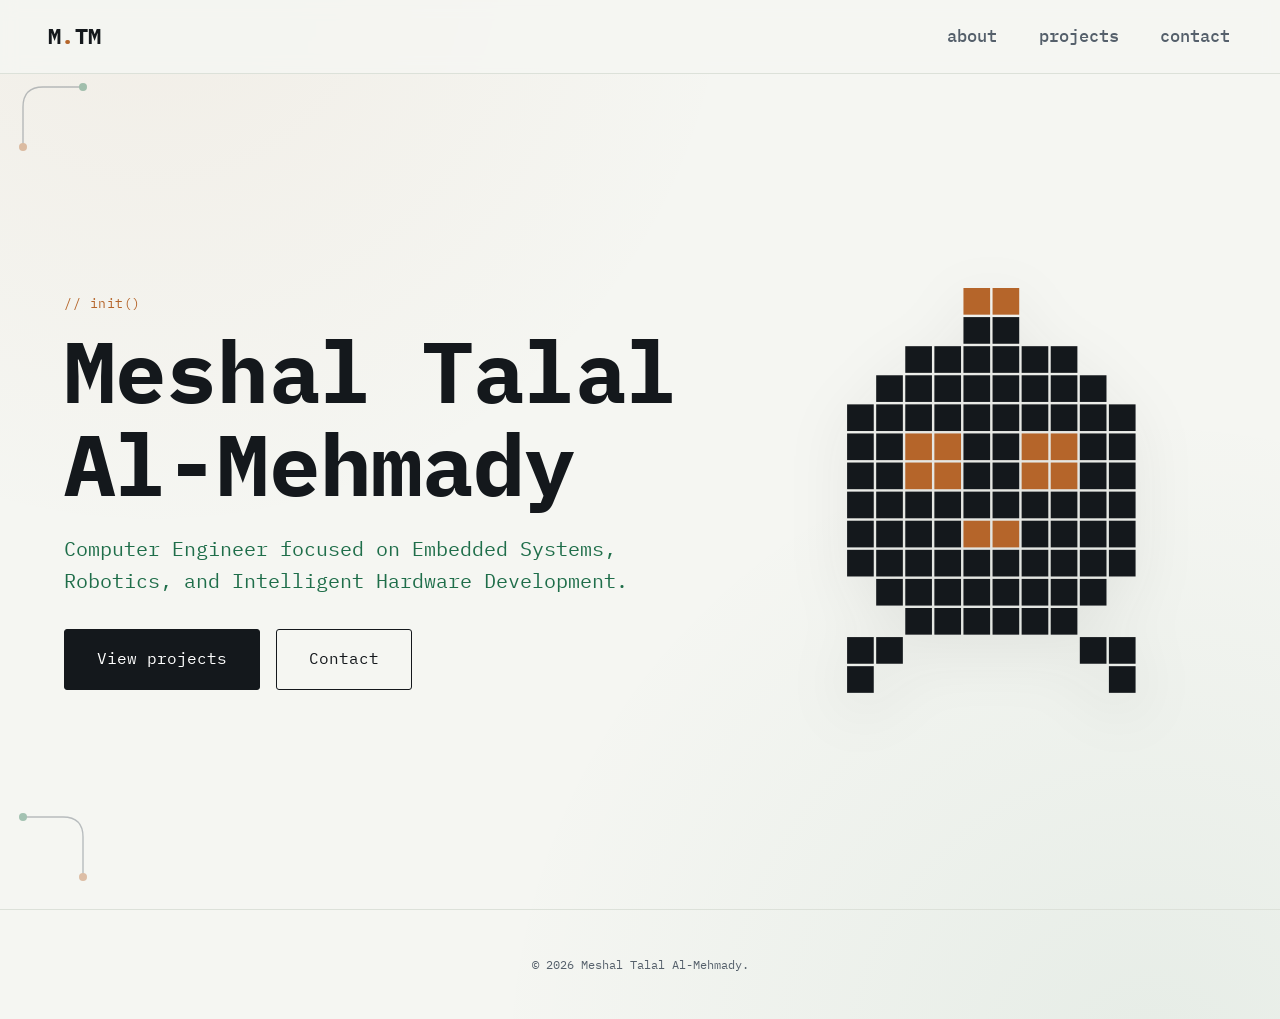
<file: portfolio-website/index.html>
<!DOCTYPE html>
<html lang="en">
<head>
<meta charset="UTF-8">
<meta name="viewport" content="width=device-width, initial-scale=1.0">
<title>Meshal Talal Al-Mehmady — Computer Engineer</title>
<meta name="description" content="Meshal Talal Al-Mehmady — Computer Engineering student specializing in Embedded Systems &amp; Robotics.">
<link rel="preconnect" href="https://fonts.googleapis.com">
<link rel="preconnect" href="https://fonts.gstatic.com" crossorigin>
<link href="https://fonts.googleapis.com/css2?family=IBM+Plex+Mono:wght@400;500;600;700&family=IBM+Plex+Sans:wght@400;500;600&display=swap" rel="stylesheet">
<link rel="stylesheet" href="css/style.css">
</head>
<body class="page-home">

<header class="nav" id="nav">
  <a href="index.html" class="nav__brand">M<span class="dot">.</span>TM</a>
  <nav class="nav__links" id="navLinks">
    <a href="about.html">about</a>
    <a href="projects.html">projects</a>
    <a href="contact.html">contact</a>
  </nav>
  <button class="nav__toggle" id="navToggle" aria-label="Toggle menu" aria-expanded="false">
    <span></span><span></span><span></span>
  </button>
</header>

<main class="hero hero--full">
  <div class="corner-deco corner-deco--tl" aria-hidden="true">
    <svg viewBox="0 0 70 70"><path d="M5 65 V25 Q5 5 25 5 H65"/><circle cx="65" cy="5" r="4" class="via via--pcb"/><circle cx="5" cy="65" r="4" class="via via--copper"/></svg>
  </div>
  <div class="hero__text">
    <p class="eyebrow">// init()</p>
    <h1 class="hero__name hero__name--xl">Meshal Talal<br>Al-Mehmady</h1>
    <p class="hero__title">Computer Engineer focused on Embedded Systems, Robotics, and Intelligent Hardware Development.</p>
    <div class="hero__cta">
      <a href="projects.html" class="btn btn--primary btn--lg">View projects</a>
      <a href="contact.html" class="btn btn--ghost btn--lg">Contact</a>
    </div>
  </div>

  <div class="hero__avatar" aria-hidden="true">
<svg viewBox="0 0 264 336" xmlns="http://www.w3.org/2000/svg" role="img" aria-label="Pixel-art avatar">
<rect x="120" y="0" width="22" height="22" fill="var(--copper)"/>
<rect x="144" y="0" width="22" height="22" fill="var(--copper)"/>
<rect x="120" y="24" width="22" height="22" fill="var(--ink)"/>
<rect x="144" y="24" width="22" height="22" fill="var(--ink)"/>
<rect x="72" y="48" width="22" height="22" fill="var(--ink)"/>
<rect x="96" y="48" width="22" height="22" fill="var(--ink)"/>
<rect x="120" y="48" width="22" height="22" fill="var(--ink)"/>
<rect x="144" y="48" width="22" height="22" fill="var(--ink)"/>
<rect x="168" y="48" width="22" height="22" fill="var(--ink)"/>
<rect x="192" y="48" width="22" height="22" fill="var(--ink)"/>
<rect x="48" y="72" width="22" height="22" fill="var(--ink)"/>
<rect x="72" y="72" width="22" height="22" fill="var(--ink)"/>
<rect x="96" y="72" width="22" height="22" fill="var(--ink)"/>
<rect x="120" y="72" width="22" height="22" fill="var(--ink)"/>
<rect x="144" y="72" width="22" height="22" fill="var(--ink)"/>
<rect x="168" y="72" width="22" height="22" fill="var(--ink)"/>
<rect x="192" y="72" width="22" height="22" fill="var(--ink)"/>
<rect x="216" y="72" width="22" height="22" fill="var(--ink)"/>
<rect x="24" y="96" width="22" height="22" fill="var(--ink)"/>
<rect x="48" y="96" width="22" height="22" fill="var(--ink)"/>
<rect x="72" y="96" width="22" height="22" fill="var(--ink)"/>
<rect x="96" y="96" width="22" height="22" fill="var(--ink)"/>
<rect x="120" y="96" width="22" height="22" fill="var(--ink)"/>
<rect x="144" y="96" width="22" height="22" fill="var(--ink)"/>
<rect x="168" y="96" width="22" height="22" fill="var(--ink)"/>
<rect x="192" y="96" width="22" height="22" fill="var(--ink)"/>
<rect x="216" y="96" width="22" height="22" fill="var(--ink)"/>
<rect x="240" y="96" width="22" height="22" fill="var(--ink)"/>
<rect x="24" y="120" width="22" height="22" fill="var(--ink)"/>
<rect x="48" y="120" width="22" height="22" fill="var(--ink)"/>
<rect x="72" y="120" width="22" height="22" fill="var(--copper)"/>
<rect x="96" y="120" width="22" height="22" fill="var(--copper)"/>
<rect x="120" y="120" width="22" height="22" fill="var(--ink)"/>
<rect x="144" y="120" width="22" height="22" fill="var(--ink)"/>
<rect x="168" y="120" width="22" height="22" fill="var(--copper)"/>
<rect x="192" y="120" width="22" height="22" fill="var(--copper)"/>
<rect x="216" y="120" width="22" height="22" fill="var(--ink)"/>
<rect x="240" y="120" width="22" height="22" fill="var(--ink)"/>
<rect x="24" y="144" width="22" height="22" fill="var(--ink)"/>
<rect x="48" y="144" width="22" height="22" fill="var(--ink)"/>
<rect x="72" y="144" width="22" height="22" fill="var(--copper)"/>
<rect x="96" y="144" width="22" height="22" fill="var(--copper)"/>
<rect x="120" y="144" width="22" height="22" fill="var(--ink)"/>
<rect x="144" y="144" width="22" height="22" fill="var(--ink)"/>
<rect x="168" y="144" width="22" height="22" fill="var(--copper)"/>
<rect x="192" y="144" width="22" height="22" fill="var(--copper)"/>
<rect x="216" y="144" width="22" height="22" fill="var(--ink)"/>
<rect x="240" y="144" width="22" height="22" fill="var(--ink)"/>
<rect x="24" y="168" width="22" height="22" fill="var(--ink)"/>
<rect x="48" y="168" width="22" height="22" fill="var(--ink)"/>
<rect x="72" y="168" width="22" height="22" fill="var(--ink)"/>
<rect x="96" y="168" width="22" height="22" fill="var(--ink)"/>
<rect x="120" y="168" width="22" height="22" fill="var(--ink)"/>
<rect x="144" y="168" width="22" height="22" fill="var(--ink)"/>
<rect x="168" y="168" width="22" height="22" fill="var(--ink)"/>
<rect x="192" y="168" width="22" height="22" fill="var(--ink)"/>
<rect x="216" y="168" width="22" height="22" fill="var(--ink)"/>
<rect x="240" y="168" width="22" height="22" fill="var(--ink)"/>
<rect x="24" y="192" width="22" height="22" fill="var(--ink)"/>
<rect x="48" y="192" width="22" height="22" fill="var(--ink)"/>
<rect x="72" y="192" width="22" height="22" fill="var(--ink)"/>
<rect x="96" y="192" width="22" height="22" fill="var(--ink)"/>
<rect x="120" y="192" width="22" height="22" fill="var(--copper)"/>
<rect x="144" y="192" width="22" height="22" fill="var(--copper)"/>
<rect x="168" y="192" width="22" height="22" fill="var(--ink)"/>
<rect x="192" y="192" width="22" height="22" fill="var(--ink)"/>
<rect x="216" y="192" width="22" height="22" fill="var(--ink)"/>
<rect x="240" y="192" width="22" height="22" fill="var(--ink)"/>
<rect x="24" y="216" width="22" height="22" fill="var(--ink)"/>
<rect x="48" y="216" width="22" height="22" fill="var(--ink)"/>
<rect x="72" y="216" width="22" height="22" fill="var(--ink)"/>
<rect x="96" y="216" width="22" height="22" fill="var(--ink)"/>
<rect x="120" y="216" width="22" height="22" fill="var(--ink)"/>
<rect x="144" y="216" width="22" height="22" fill="var(--ink)"/>
<rect x="168" y="216" width="22" height="22" fill="var(--ink)"/>
<rect x="192" y="216" width="22" height="22" fill="var(--ink)"/>
<rect x="216" y="216" width="22" height="22" fill="var(--ink)"/>
<rect x="240" y="216" width="22" height="22" fill="var(--ink)"/>
<rect x="48" y="240" width="22" height="22" fill="var(--ink)"/>
<rect x="72" y="240" width="22" height="22" fill="var(--ink)"/>
<rect x="96" y="240" width="22" height="22" fill="var(--ink)"/>
<rect x="120" y="240" width="22" height="22" fill="var(--ink)"/>
<rect x="144" y="240" width="22" height="22" fill="var(--ink)"/>
<rect x="168" y="240" width="22" height="22" fill="var(--ink)"/>
<rect x="192" y="240" width="22" height="22" fill="var(--ink)"/>
<rect x="216" y="240" width="22" height="22" fill="var(--ink)"/>
<rect x="72" y="264" width="22" height="22" fill="var(--ink)"/>
<rect x="96" y="264" width="22" height="22" fill="var(--ink)"/>
<rect x="120" y="264" width="22" height="22" fill="var(--ink)"/>
<rect x="144" y="264" width="22" height="22" fill="var(--ink)"/>
<rect x="168" y="264" width="22" height="22" fill="var(--ink)"/>
<rect x="192" y="264" width="22" height="22" fill="var(--ink)"/>
<rect x="24" y="288" width="22" height="22" fill="var(--ink)"/>
<rect x="48" y="288" width="22" height="22" fill="var(--ink)"/>
<rect x="216" y="288" width="22" height="22" fill="var(--ink)"/>
<rect x="240" y="288" width="22" height="22" fill="var(--ink)"/>
<rect x="24" y="312" width="22" height="22" fill="var(--ink)"/>
<rect x="240" y="312" width="22" height="22" fill="var(--ink)"/>
</svg>
  </div>
</main>

<div class="corner-deco corner-deco--bl" aria-hidden="true">
  <svg viewBox="0 0 70 70"><path d="M5 65 V25 Q5 5 25 5 H65"/><circle cx="65" cy="5" r="4" class="via via--pcb"/><circle cx="5" cy="65" r="4" class="via via--copper"/></svg>
</div>

<footer class="footer">
  <p>&copy; <span id="year"></span> Meshal Talal Al-Mehmady.</p>
</footer>

<script src="js/script.js"></script>
</body>
</html>
</file>
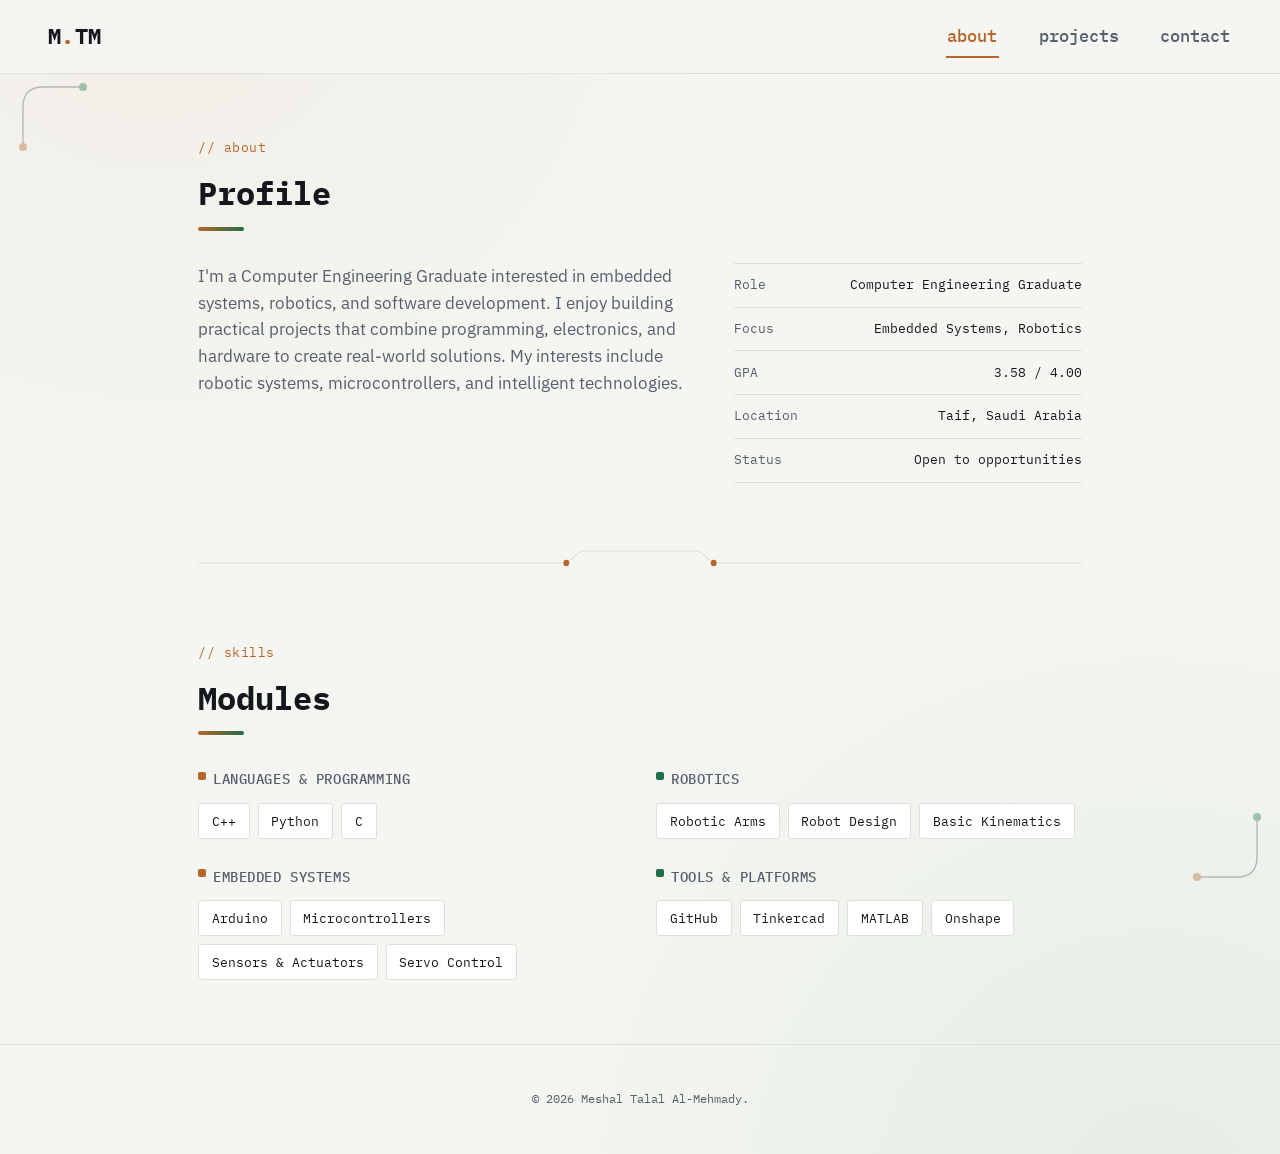
<file: portfolio-website/about.html>
<!DOCTYPE html>
<html lang="en">
<head>
<meta charset="UTF-8">
<meta name="viewport" content="width=device-width, initial-scale=1.0">
<title>About — Meshal Talal Al-Mehmady</title>
<link rel="preconnect" href="https://fonts.googleapis.com">
<link rel="preconnect" href="https://fonts.gstatic.com" crossorigin>
<link href="https://fonts.googleapis.com/css2?family=IBM+Plex+Mono:wght@400;500;600;700&family=IBM+Plex+Sans:wght@400;500;600&display=swap" rel="stylesheet">
<link rel="stylesheet" href="css/style.css">
</head>
<body>

<header class="nav" id="nav">
  <a href="index.html" class="nav__brand">M<span class="dot">.</span>TM</a>
  <nav class="nav__links" id="navLinks">
    <a href="about.html" class="is-active">about</a>
    <a href="projects.html">projects</a>
    <a href="contact.html">contact</a>
  </nav>
  <button class="nav__toggle" id="navToggle" aria-label="Toggle menu" aria-expanded="false">
    <span></span><span></span><span></span>
  </button>
</header>

<main>
  <div class="corner-deco corner-deco--tl" aria-hidden="true">
    <svg viewBox="0 0 70 70"><path d="M5 65 V25 Q5 5 25 5 H65"/><circle cx="65" cy="5" r="4" class="via via--pcb"/><circle cx="5" cy="65" r="4" class="via via--copper"/></svg>
  </div>

  <section class="section section--page-top">
    <p class="eyebrow">// about</p>
    <h1 class="section__title">Profile</h1>

    <div class="about__grid">
      <p class="about__bio">
        I'm a Computer Engineering Graduate interested in embedded systems,
		robotics, and software development. I enjoy building practical projects
		that combine programming, electronics, and hardware to create real-world
		solutions. My interests include robotic systems, microcontrollers,
		and intelligent technologies.
		 </p>           

      <dl class="spec">
        <div><dt>Role</dt><dd>Computer Engineering Graduate</dd></div>
        <div><dt>Focus</dt><dd>Embedded Systems, Robotics</dd></div>
        <div><dt>GPA</dt><dd>3.58 / 4.00</dd></div>
        <div><dt>Location</dt><dd>Taif, Saudi Arabia</dd></div>
        <div><dt>Status</dt><dd>Open to opportunities</dd></div>
      </dl>
    </div>
  </section>

  <div class="trace" aria-hidden="true"><svg viewBox="0 0 1200 40" preserveAspectRatio="none"><path d="M0 20 H500 L520 5 H680 L700 20 H1200"/><circle cx="500" cy="20" r="4"/><circle cx="700" cy="20" r="4"/></svg></div>

  <section class="section">
    <p class="eyebrow">// skills</p>
    <h2 class="section__title">Modules</h2>

    <div class="modules">
      <div class="module">
        <h3>Languages &amp; Programming</h3>
        <ul class="chips">
          <li>C++</li>
		<li>Python</li>
		<li>C</li>
        </ul>
      </div>
      <div class="module">
        <h3>Robotics</h3>
        <ul class="chips">
          <li>Robotic Arms</li><li>Robot Design</li><li>Basic Kinematics</li>
        </ul>
      </div>
      <div class="module">
        <h3>Embedded Systems</h3>
        <ul class="chips">
          <li>Arduino</li><li>Microcontrollers</li><li>Sensors &amp; Actuators</li><li>Servo Control</li>
        </ul>
      </div>
      <div class="module">
        <h3>Tools &amp; Platforms</h3>
        <ul class="chips">
          <li>GitHub</li><li>Tinkercad</li><li>MATLAB</li><li>Onshape</li>
        </ul>
      </div>
    </div>
  </section>
</main>

<div class="corner-deco corner-deco--br" aria-hidden="true">
  <svg viewBox="0 0 70 70"><path d="M65 5 V45 Q65 65 45 65 H5"/><circle cx="5" cy="65" r="4" class="via via--copper"/><circle cx="65" cy="5" r="4" class="via via--pcb"/></svg>
</div>

<footer class="footer">
  <p>&copy; <span id="year"></span> Meshal Talal Al-Mehmady.</p>
</footer>

<script src="js/script.js"></script>
</body>
</html>
</file>
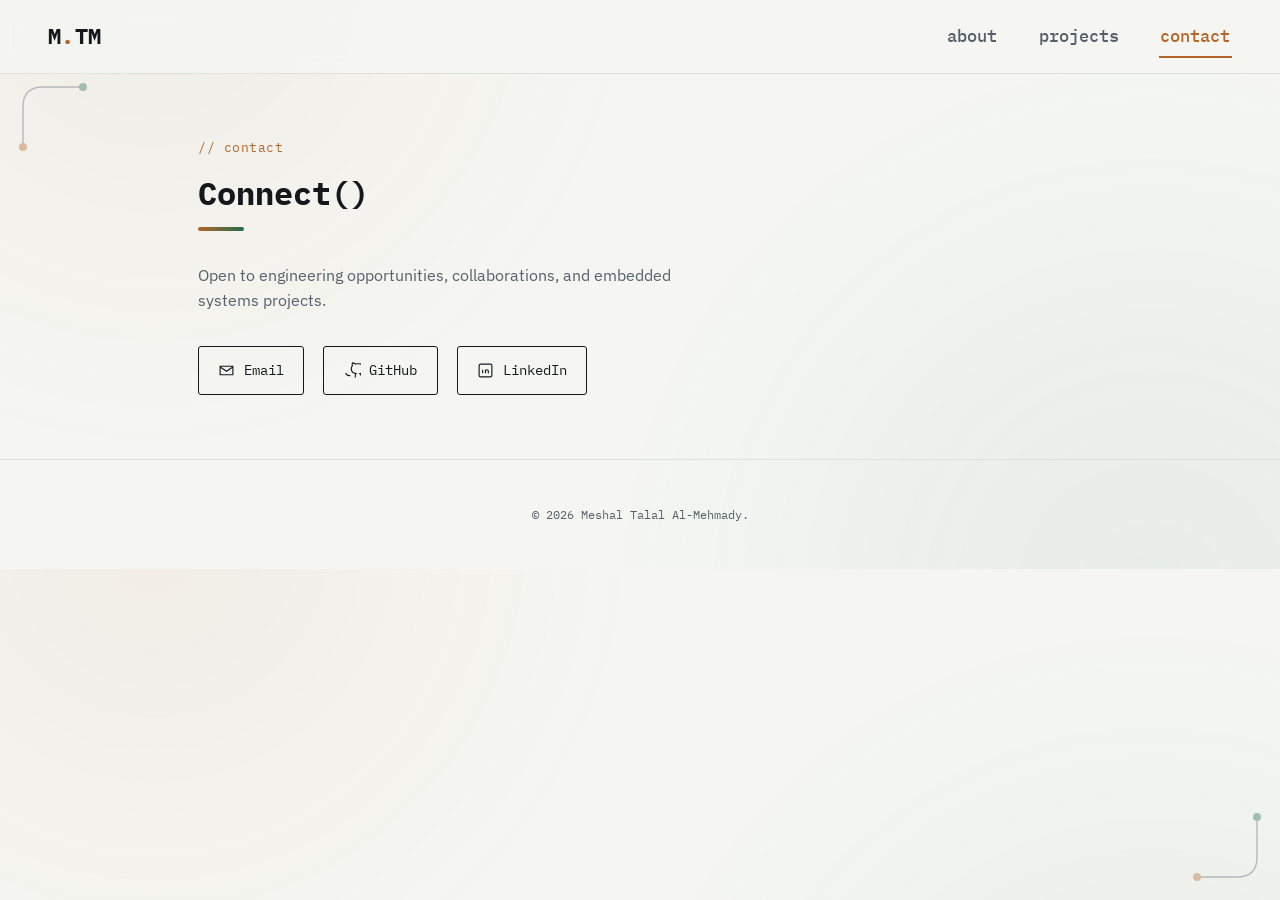
<file: portfolio-website/contact.html>
<!DOCTYPE html>
<html lang="en">
<head>
<meta charset="UTF-8">
<meta name="viewport" content="width=device-width, initial-scale=1.0">
<title>Contact — Meshal Talal Al-Mehmady</title>
<link rel="preconnect" href="https://fonts.googleapis.com">
<link rel="preconnect" href="https://fonts.gstatic.com" crossorigin>
<link href="https://fonts.googleapis.com/css2?family=IBM+Plex+Mono:wght@400;500;600;700&family=IBM+Plex+Sans:wght@400;500;600&display=swap" rel="stylesheet">
<link rel="stylesheet" href="css/style.css">
</head>
<body>

<header class="nav" id="nav">
  <a href="index.html" class="nav__brand">M<span class="dot">.</span>TM</a>
  <nav class="nav__links" id="navLinks">
    <a href="about.html">about</a>
    <a href="projects.html">projects</a>
    <a href="contact.html" class="is-active">contact</a>
  </nav>
  <button class="nav__toggle" id="navToggle" aria-label="Toggle menu" aria-expanded="false">
    <span></span><span></span><span></span>
  </button>
</header>

<main>
  <div class="corner-deco corner-deco--tl" aria-hidden="true">
    <svg viewBox="0 0 70 70"><path d="M5 65 V25 Q5 5 25 5 H65"/><circle cx="65" cy="5" r="4" class="via via--pcb"/><circle cx="5" cy="65" r="4" class="via via--copper"/></svg>
  </div>

  <section class="section section--page-top section--contact">
    <p class="eyebrow">// contact</p>
    <h1 class="section__title">Connect()</h1>
    <p class="contact__lead">Open to engineering opportunities, collaborations, and embedded systems projects.</p>

    <div class="contact__links">
      <a href="mailto:engmeshal.almehmady@gmail.com" class="contact__item">
        <svg viewBox="0 0 24 24" fill="none" stroke="currentColor" stroke-width="1.6"><path d="M3 6h18v12H3z"/><path d="M3 7l9 6 9-6"/></svg>
        Email
      </a>
      <a href="https://github.com/Eng-Meshal-M" target="_blank" rel="noopener" class="contact__item">
        <svg viewBox="0 0 24 24" fill="none" stroke="currentColor" stroke-width="1.6"><path d="M9 19c-5 1.5-5-2.5-7-3m14 6v-3.4c0-1 .3-1.6 1-2.2-3.3-.4-6.7-1.6-6.7-7.2 0-1.6.6-2.9 1.5-3.9-.1-.4-.6-2 .2-4 0 0 1.3-.4 4 1.6a13.9 13.9 0 017.4 0c2.7-2 4-1.6 4-1.6.8 2 .3 3.6.2 4 .9 1 1.5 2.3 1.5 3.9 0 5.6-3.4 6.8-6.7 7.2.5.5 1 1.4 1 2.8V19"/></svg>
        GitHub
      </a>
      <a href="https://www.linkedin.com/in/meshal-al-mehmady-8b588a41a" target="_blank" rel="noopener" class="contact__item">
        <svg viewBox="0 0 24 24" fill="none" stroke="currentColor" stroke-width="1.6"><rect x="3" y="3" width="18" height="18" rx="2"/><path d="M8 11v5M8 8v.01M12 16v-5M16 16v-3a2 2 0 00-4 0"/></svg>
        LinkedIn
      </a>
    </div>
  </section>

  <div class="corner-deco corner-deco--br" aria-hidden="true">
    <svg viewBox="0 0 70 70"><path d="M65 5 V45 Q65 65 45 65 H5"/><circle cx="5" cy="65" r="4" class="via via--copper"/><circle cx="65" cy="5" r="4" class="via via--pcb"/></svg>
  </div>
</main>

<footer class="footer">
  <p>&copy; <span id="year"></span> Meshal Talal Al-Mehmady.</p>
</footer>

<script src="js/script.js"></script>
</body>
</html>
</file>
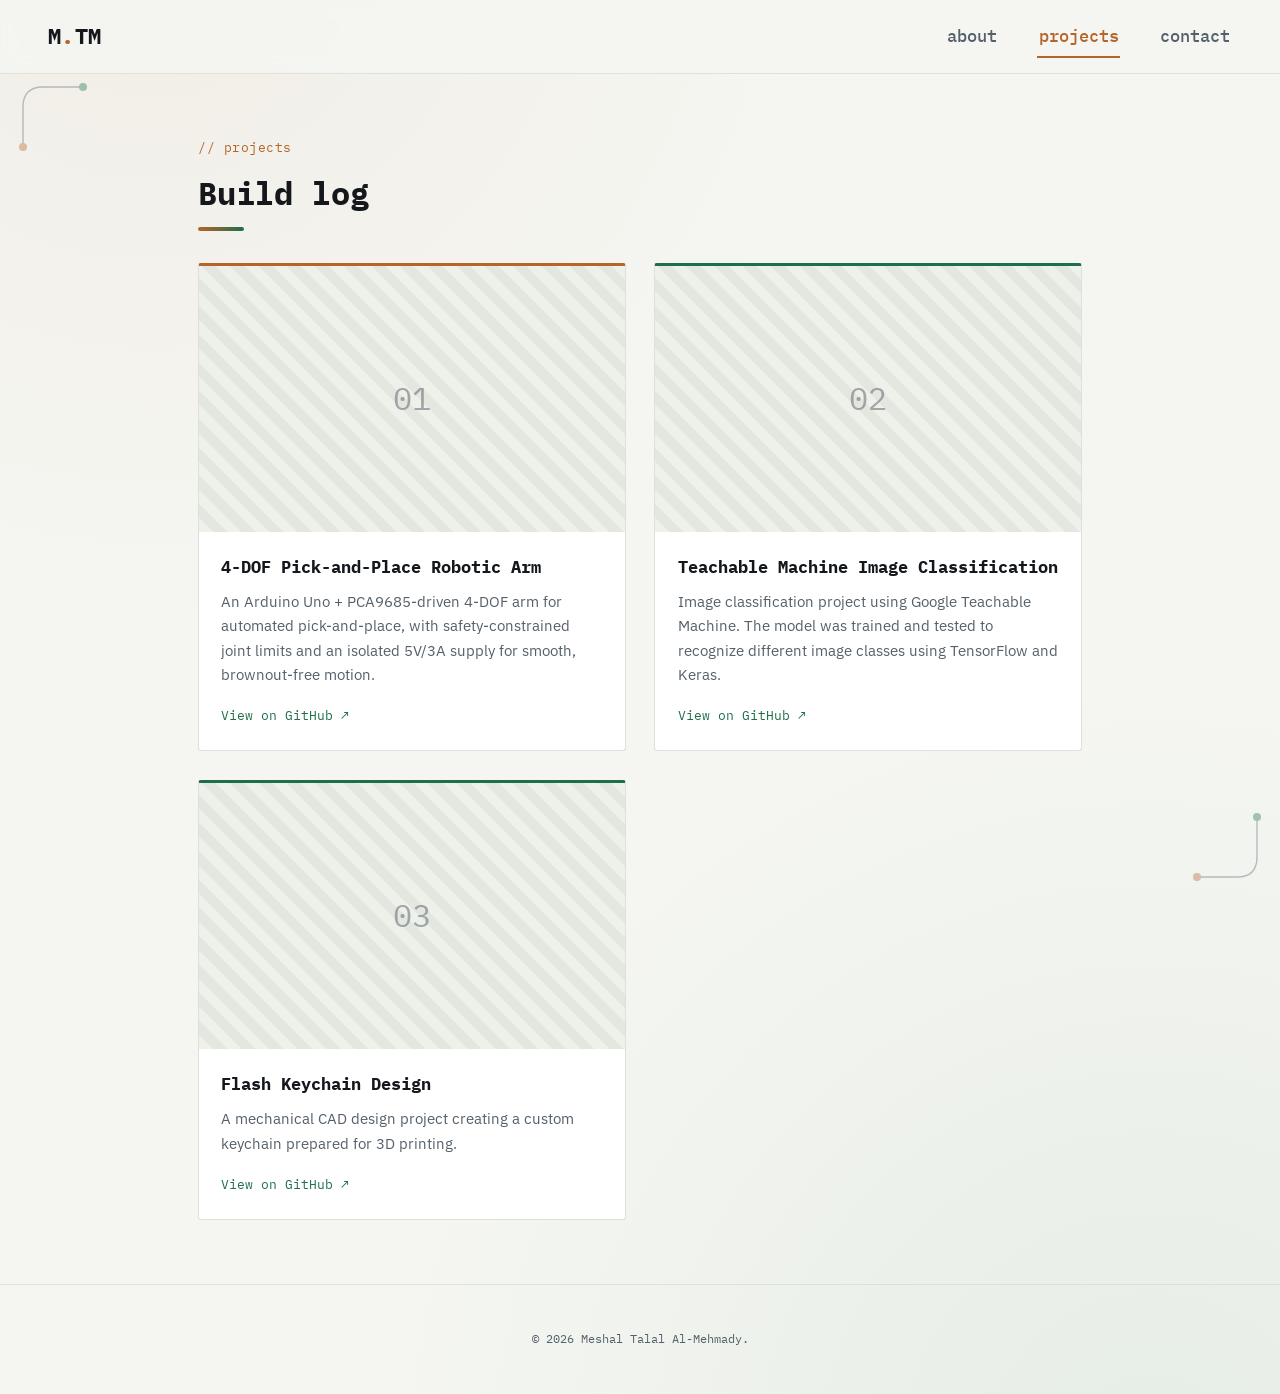
<file: portfolio-website/projects.html>
<!DOCTYPE html>
<html lang="en">
<head>
<meta charset="UTF-8">
<meta name="viewport" content="width=device-width, initial-scale=1.0">
<title>Projects — Meshal Talal Al-Mehmady</title>
<link rel="preconnect" href="https://fonts.googleapis.com">
<link rel="preconnect" href="https://fonts.gstatic.com" crossorigin>
<link href="https://fonts.googleapis.com/css2?family=IBM+Plex+Mono:wght@400;500;600;700&family=IBM+Plex+Sans:wght@400;500;600&display=swap" rel="stylesheet">
<link rel="stylesheet" href="css/style.css">
</head>
<body>

<header class="nav" id="nav">
  <a href="index.html" class="nav__brand">M<span class="dot">.</span>TM</a>
  <nav class="nav__links" id="navLinks">
    <a href="about.html">about</a>
    <a href="projects.html" class="is-active">projects</a>
    <a href="contact.html">contact</a>
  </nav>
  <button class="nav__toggle" id="navToggle" aria-label="Toggle menu" aria-expanded="false">
    <span></span><span></span><span></span>
  </button>
</header>

<main>
  <div class="corner-deco corner-deco--tl" aria-hidden="true">
    <svg viewBox="0 0 70 70"><path d="M5 65 V25 Q5 5 25 5 H65"/><circle cx="65" cy="5" r="4" class="via via--pcb"/><circle cx="5" cy="65" r="4" class="via via--copper"/></svg>
  </div>

  <section class="section section--page-top">
    <p class="eyebrow">// projects</p>
    <h1 class="section__title">Build log</h1>

    <div class="projects">

      <article class="project project--copper">
        <a class="project__media" href="https://github.com/Eng-Meshal-M/Robotic-Arm-Project" target="_blank" rel="noopener">
          <span class="project__placeholder">01</span>
        </a>
        <div class="project__body">
          <h3>4-DOF Pick-and-Place Robotic Arm</h3>
          <p>An Arduino Uno + PCA9685-driven 4-DOF arm for automated pick-and-place, with
             safety-constrained joint limits and an isolated 5V/3A supply for smooth, brownout-free motion.</p>
          <a class="project__link" href="https://github.com/Eng-Meshal-M/Robotic-Arm-Project" target="_blank" rel="noopener">View on GitHub ↗</a>
        </div>
      </article>

      <article class="project project--pcb">

  	<a class="project__media" href="https://github.com/Eng-Meshal-M/Teachable-Machine-Image-Classification" target="_blank" 		rel="noopener">
    <span class="project__placeholder">02</span>
  	 </a>
  	  <div class="project__body">
      <h3>Teachable Machine Image Classification</h3>
       <p>
      Image classification project using Google Teachable Machine.
      The model was trained and tested to recognize different image classes
      using TensorFlow and Keras.
    </p>
    <a class="project__link" href="https://github.com/Eng-Meshal-M/Teachable-Machine-Image-Classification" target="_blank" 			 rel="noopener">
      View on GitHub ↗
    	 </a>
  		 </div>
		</article>
        
        <article class="project project--pcb">

        <a class="project__media" href="https://github.com/Eng-Meshal-M/Flash-Keychain-Design" target="_blank" rel="noopener">
          <span class="project__placeholder">03</span>
        </a>
        <div class="project__body">
          <h3>Flash Keychain Design</h3>
          <p>
            A mechanical CAD design project creating a custom keychain
            prepared for 3D printing.
          </p>
          <a class="project__link" href="https://github.com/Eng-Meshal-M/Flash-Keychain-Design" target="_blank" rel="noopener">
            View on GitHub ↗
          </a>
        </div>
      </article>
        
    </div>
  </section>
</main>

<div class="corner-deco corner-deco--br" aria-hidden="true">
  <svg viewBox="0 0 70 70"><path d="M65 5 V45 Q65 65 45 65 H5"/><circle cx="5" cy="65" r="4" class="via via--copper"/><circle cx="65" cy="5" r="4" class="via via--pcb"/></svg>
</div>

<footer class="footer">
  <p>&copy; <span id="year"></span> Meshal Talal Al-Mehmady.</p>
</footer>

<script src="js/script.js"></script>
</body>
</html>
</file>
<file: portfolio-website/css/style.css>
/* =========================================================
   Meshal Talal Eid Al-Mohamadi — Portfolio
   Design: light, technical, embedded/PCB-inspired.
   Fonts: IBM Plex Mono (display/labels), IBM Plex Sans (body)
   ========================================================= */

:root{
  --bg: #F5F6F2;
  --bg-alt: #FFFFFF;
  --ink: #14181C;
  --ink-soft: #55606B;
  --line: #DCE1D9;
  --copper: #B5652A;
  --pcb: #1F6E4A;
  --radius: 3px;
  --mono: 'IBM Plex Mono', ui-monospace, monospace;
  --sans: 'IBM Plex Sans', system-ui, sans-serif;
  --maxw: 980px;
}

*{ box-sizing: border-box; }
html{ scroll-behavior: smooth; }
@media (prefers-reduced-motion: reduce){
  html{ scroll-behavior: auto; }
  *{ animation-duration: .001ms !important; transition-duration: .001ms !important; }
}

body{
  margin: 0;
  background:
    radial-gradient(circle at 12% -5%, rgba(181,101,42,.06), transparent 38%),
    radial-gradient(circle at 90% 105%, rgba(31,110,74,.07), transparent 42%),
    var(--bg);
  color: var(--ink);
  font-family: var(--sans);
  line-height: 1.6;
  -webkit-font-smoothing: antialiased;
}

a{ color: inherit; }
:focus-visible{ outline: 2px solid var(--pcb); outline-offset: 3px; }

.eyebrow{
  font-family: var(--mono);
  font-size: .8rem;
  color: var(--copper);
  letter-spacing: .04em;
  margin: 0 0 .6rem;
}

/* ---------- NAV ---------- */
.nav{
  position: sticky; top: 0; z-index: 50;
  display: flex; align-items: center; justify-content: space-between;
  padding: 1.1rem clamp(1.2rem, 4vw, 3rem);
  background: rgba(245,246,242,.85);
  backdrop-filter: blur(8px);
  border-bottom: 1px solid var(--line);
}
.nav__brand{
  font-family: var(--mono); font-weight: 700; font-size: 1.35rem;
  text-decoration: none; letter-spacing: .02em;
  transition: text-shadow .25s ease, transform .25s ease;
}
.nav__brand:hover{
  transform: translateY(-1px);
  text-shadow: 0 0 14px rgba(181,101,42,.35);
}
.nav__brand .dot{ color: var(--copper); }
.nav__links{ display: flex; gap: 2.4rem; }
.nav__links a{
  position: relative;
  font-family: var(--mono); font-size: 1.05rem; font-weight: 500; text-decoration: none;
  color: var(--ink-soft);
  padding: .35rem .1rem;
  isolation: isolate;
  transition: color .25s ease;
}
/* cursor-follow solder-glow */
.nav__links a::before{
  content: "";
  position: absolute;
  inset: -.5rem -.7rem;
  border-radius: var(--radius);
  background: radial-gradient(90px circle at var(--mx,50%) var(--my,50%), rgba(181,101,42,.16), transparent 65%);
  opacity: 0;
  transition: opacity .3s ease;
  pointer-events: none;
  z-index: -1;
}
/* trace underline that grows from the cursor's x position */
.nav__links a::after{
  content: "";
  position: absolute;
  left: 0; right: 0; bottom: -.15rem;
  height: 2px;
  background: var(--pcb);
  transform-origin: var(--mx, 50%) center;
  transform: scaleX(0);
  transition: transform .28s ease;
}
.nav__links a:hover{ color: var(--pcb); }
.nav__links a:hover::before{ opacity: 1; }
.nav__links a:hover::after{ transform: scaleX(1); }
.nav__links a.is-active{ color: var(--copper); }
.nav__links a.is-active::after{ background: var(--copper); transform: scaleX(1); transform-origin: center; }
.nav__toggle{ display: none; }

@media (max-width: 720px){
  .nav__links{
    position: fixed; inset: 60px 0 auto 0;
    flex-direction: column; gap: 0;
    background: var(--bg-alt);
    border-bottom: 1px solid var(--line);
    transform: translateY(-8px);
    opacity: 0; pointer-events: none;
    transition: opacity .18s ease, transform .18s ease;
  }
  .nav__links.is-open{ opacity: 1; transform: translateY(0); pointer-events: auto; }
  .nav__links a{ padding: 1rem 1.5rem; border-top: 1px solid var(--line); }
  .nav__toggle{
    display: flex; flex-direction: column; gap: 5px;
    background: none; border: 0; cursor: pointer; padding: .4rem;
  }
  .nav__toggle span{ width: 20px; height: 2px; background: var(--ink); display: block; }
}

/* ---------- HERO ---------- */
.hero{
  position: relative;
  max-width: var(--maxw);
  margin: 0 auto;
  padding: clamp(3rem, 9vw, 6.5rem) clamp(1.2rem, 4vw, 3rem) clamp(2rem, 6vw, 4rem);
}
.hero__pins{
  position: absolute; top: 0; right: clamp(1.2rem, 4vw, 3rem);
  display: grid; grid-template-columns: repeat(4, 1fr); gap: 10px;
  opacity: .5;
}
.hero__pins span{
  width: 6px; height: 6px; border-radius: 50%;
  background: var(--pcb);
}
.hero__name{
  font-family: var(--mono); font-weight: 700;
  font-size: clamp(2.1rem, 6vw, 4rem);
  line-height: 1.08; letter-spacing: -.01em;
  margin: 0 0 1rem;
}
.hero__title{
  font-family: var(--mono); font-size: clamp(.95rem, 2vw, 1.1rem);
  color: var(--pcb); margin: 0 0 1.2rem;
}
.hero__tagline{
  max-width: 46ch; color: var(--ink-soft); font-size: 1.05rem; margin: 0 0 2.2rem;
}
.hero__cta{ display: flex; gap: 1rem; flex-wrap: wrap; }

.btn{
  display: inline-block;
  font-family: var(--mono); font-size: .85rem; text-decoration: none;
  padding: .8rem 1.4rem; border-radius: var(--radius);
  border: 1px solid var(--ink); transition: background .15s ease, color .15s ease;
}
.btn--primary{ background: var(--ink); color: var(--bg-alt); }
.btn--primary:hover{ background: var(--pcb); border-color: var(--pcb); }
.btn--ghost{ background: transparent; color: var(--ink); }
.btn--ghost:hover{ background: var(--ink); color: var(--bg-alt); }
.btn--lg{ font-size: 1rem; padding: 1.05rem 2rem; }

/* ---------- STANDALONE FULL-SCREEN HERO (home page) ---------- */
.hero--full{
  max-width: 1280px;
  min-height: calc(100vh - 65px);
  padding: clamp(1.5rem, 5vw, 3rem) clamp(1.2rem, 5vw, 4rem);
  display: grid;
  grid-template-columns: 1.15fr .85fr;
  align-items: center;
  gap: 2rem;
}
.hero__name--xl{
  font-size: clamp(2.6rem, 7vw, 5.4rem);
  margin: 0 0 1.4rem;
}
.hero--full .hero__title{ font-size: clamp(1rem, 2.1vw, 1.25rem); margin-bottom: 2rem; }
.hero__avatar{
  justify-self: center;
  width: min(100%, 320px);
  aspect-ratio: 264 / 336;
  filter: drop-shadow(0 18px 30px rgba(20,24,28,.08));
}
.hero__avatar svg{ width: 100%; height: 100%; display: block; }

@media (max-width: 860px){
  .hero--full{
    grid-template-columns: 1fr;
    text-align: center;
    min-height: auto;
    padding-top: 2.5rem;
  }
  .hero__avatar{ order: -1; width: min(70%, 240px); margin: 0 auto 1rem; }
  .hero--full .btn{ display: inline-block; }
}

/* ---------- SUBPAGE HEADER SPACING ---------- */
.section--page-top{ padding-top: clamp(3rem, 7vw, 5rem); }

/* ---------- CORNER DECORATIONS (subtle circuit-trace accents) ---------- */
.corner-deco{
  position: fixed; width: 70px; height: 70px;
  pointer-events: none; z-index: 1; opacity: .38;
}
.corner-deco svg{ width: 100%; height: 100%; }
.corner-deco path{ fill: none; stroke: var(--ink-soft); stroke-width: 1.4; }
.corner-deco--tl{ top: 82px; left: 18px; }
.corner-deco--br{ bottom: 18px; right: 18px; }
.corner-deco--bl{ bottom: 18px; left: 18px; transform: scaleX(-1); }
.via--copper{ fill: var(--copper); }
.via--pcb{ fill: var(--pcb); }

@media (max-width: 900px){
  .corner-deco{ display: none; }
}

/* ---------- CIRCUIT TRACE DIVIDER (signature element) ---------- */
.trace{ max-width: var(--maxw); margin: 0 auto; padding: 0 clamp(1.2rem, 4vw, 3rem); color: var(--line); }
.trace svg{ width: 100%; height: 32px; display: block; }
.trace svg path{ fill: none; stroke: currentColor; stroke-width: 1.5; }
.trace svg circle{ fill: var(--copper); }
.trace--rev{ transform: scaleX(-1); }

/* ---------- SECTIONS ---------- */
.section{
  max-width: var(--maxw); margin: 0 auto;
  padding: clamp(2.4rem, 6vw, 4rem) clamp(1.2rem, 4vw, 3rem);
}
.section__title{
  font-family: var(--mono); font-size: clamp(1.5rem, 4vw, 2rem);
  margin: 0 0 2rem; padding-bottom: .7rem; position: relative;
}
.section__title::after{
  content: ''; position: absolute; left: 0; bottom: 0;
  width: 46px; height: 4px; border-radius: 2px;
  background: linear-gradient(90deg, var(--copper), var(--pcb));
}

/* about */
.about__grid{
  display: grid; grid-template-columns: 1.4fr 1fr; gap: 3rem;
}
.about__bio{ color: var(--ink-soft); font-size: 1.05rem; margin: 0; }
.spec{ margin: 0; border-top: 1px solid var(--line); }
.spec div{
  display: flex; justify-content: space-between; gap: 1rem;
  padding: .7rem 0; border-bottom: 1px solid var(--line);
}
.spec dt{ font-family: var(--mono); font-size: .8rem; color: var(--ink-soft); margin: 0; }
.spec dd{ font-family: var(--mono); font-size: .8rem; margin: 0; text-align: right; }

@media (max-width: 720px){
  .about__grid{ grid-template-columns: 1fr; }
}

/* skills */
.modules{
  display: grid; grid-template-columns: repeat(2, 1fr); gap: 1.6rem 2rem;
}
.module h3{
  font-family: var(--mono); font-size: .9rem; color: var(--ink-soft);
  font-weight: 500; margin: 0 0 .8rem; text-transform: uppercase; letter-spacing: .04em;
  position: relative; padding-left: 15px;
}
.module h3::before{
  content: ''; position: absolute; left: 0; top: .3em;
  width: 8px; height: 8px; border-radius: 2px; background: var(--copper);
}
.module:nth-child(even) h3::before{ background: var(--pcb); }
.chips{ list-style: none; margin: 0; padding: 0; display: flex; flex-wrap: wrap; gap: .5rem; }
.chips li{
  font-family: var(--mono); font-size: .82rem;
  background: var(--bg-alt); border: 1px solid var(--line); border-radius: var(--radius);
  padding: .4rem .8rem;
}
@media (max-width: 640px){
  .modules{ grid-template-columns: 1fr; }
}

/* projects */
.projects{ display: grid; grid-template-columns: repeat(2, 1fr); gap: 1.8rem; }
.project{
  background: var(--bg-alt); border: 1px solid var(--line); border-radius: var(--radius);
  border-top-width: 3px;
  overflow: hidden; display: flex; flex-direction: column;
}
.project--copper{ border-top-color: var(--copper); }
.project--pcb{ border-top-color: var(--pcb); }
.project__media{
  aspect-ratio: 16/10; background: repeating-linear-gradient(45deg, #EEF0EA, #EEF0EA 10px, #E4E7DF 10px, #E4E7DF 20px);
  display: flex; align-items: center; justify-content: center;
  text-decoration: none;
}
.project__media img{ width: 100%; height: 100%; object-fit: cover; }
.project__placeholder{
  font-family: var(--mono); font-size: 2rem; color: var(--ink-soft); opacity: .5;
}
.project__body{ padding: 1.4rem; }
.project__body h3{ margin: 0 0 .5rem; font-family: var(--mono); font-size: 1.05rem; }
.project__body p{ color: var(--ink-soft); margin: 0 0 1rem; font-size: .95rem; }
.project__link{
  font-family: var(--mono); font-size: .82rem; color: var(--pcb); text-decoration: none;
}
.project__link:hover{ text-decoration: underline; }

@media (max-width: 720px){
  .projects{ grid-template-columns: 1fr; }
}

/* contact */
.contact__lead{ color: var(--ink-soft); max-width: 50ch; margin: 0 0 2rem; }
.contact__links{ display: flex; gap: 1.2rem; flex-wrap: wrap; }
.contact__item{
  display: flex; align-items: center; gap: .55rem;
  font-family: var(--mono); font-size: .85rem; text-decoration: none;
  padding: .8rem 1.2rem; border: 1px solid var(--ink); border-radius: var(--radius);
  transition: background .15s ease, color .15s ease;
}
.contact__item svg{ width: 17px; height: 17px; }
.contact__item:hover{ background: var(--ink); color: var(--bg-alt); }

/* footer */
.footer{
  text-align: center; padding: 2rem; color: var(--ink-soft);
  font-family: var(--mono); font-size: .78rem;
  border-top: 1px solid var(--line);
}
</file>
